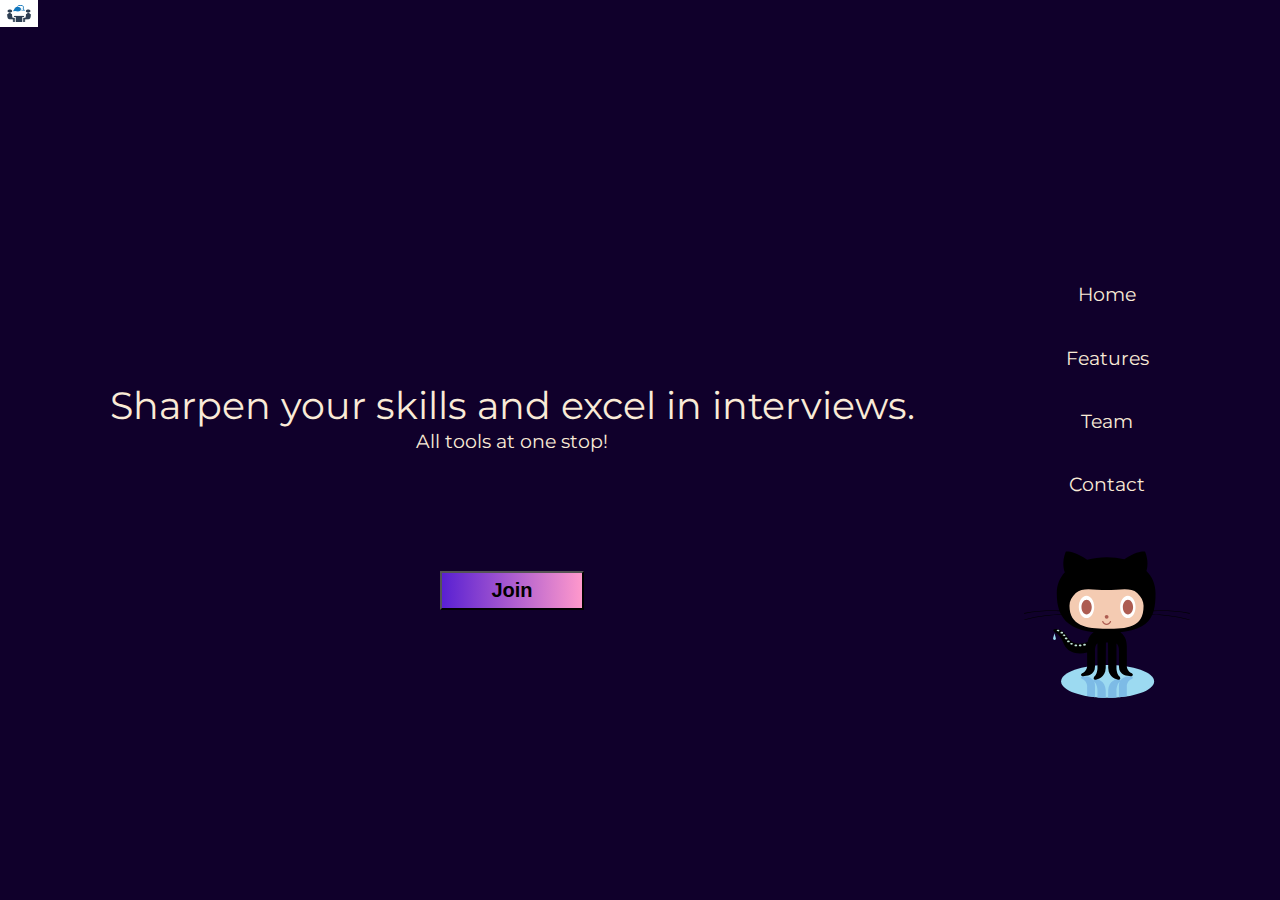
<file: index.html>
<!DOCTYPE html>
<html lang="en">
<head>
    <meta charset="UTF-8">
    <meta http-equiv="X-UA-Compatible" content="IE=edge">
    <meta name="viewport" content="width=device-width, initial-scale=1.0">
    <title>Document</title>
    <link rel="stylesheet" href="bg.css">
    <link rel="stylesheet" href="styles.css">
</head>
<body>
    <div class="hero">
        <div class="top">
            <div class="left_top">
                <img class="foto" src="foto.png" alt="">
            </div>
            <div class="right_top"></div>
        </div>
        <div class="bottom">
            <div class="left_bottom">
                <div class="item1">
                    <div class="line1">
                        <div class="line1_content1">Sharpen your skills and excel in interviews.</div>
                        <div class="line1_content2">All tools at one stop!</div>
                    </div>
                    <div class="line2">
                        <!-- <button class="btn1">Schedule</button> -->
                        <!-- <a href="https://videoshehacks.herokuapp.com/8d5a3666-5997-4e3e-a0a0-edb24bc1000e"><button class="btn2">Join</button></a> -->
                        <button class="btn2"><a href="https://videoshehacks.herokuapp.com/8d5a3666-5997-4e3e-a0a0-edb24bc1000e">Join</a></button>
                    </div>
                </div>
            </div>
            <div class="right_bottom">
                <div class="item2">
                    <a href="/home.html" class="home">Home</a>
                    <a href="/features.html" class="features">Features</a>
                    <a href="/team.html" class="team">Team</a>
                    <a href="/contact.html" class="contact">Contact</a>
                </div>
                <img class="octocat" src="octocat.svg" alt="">
            </div>
            
        </div>
        <!-- <img class="octocat" src="octocat.svg" alt=""> -->


        <div class="cube"></div>
        <div class="cube"></div>
        <div class="cube"></div>
        <div class="cube"></div>
        <div class="cube"></div>
        <div class="cube"></div>
    </div>
</body>
</html>
</file>
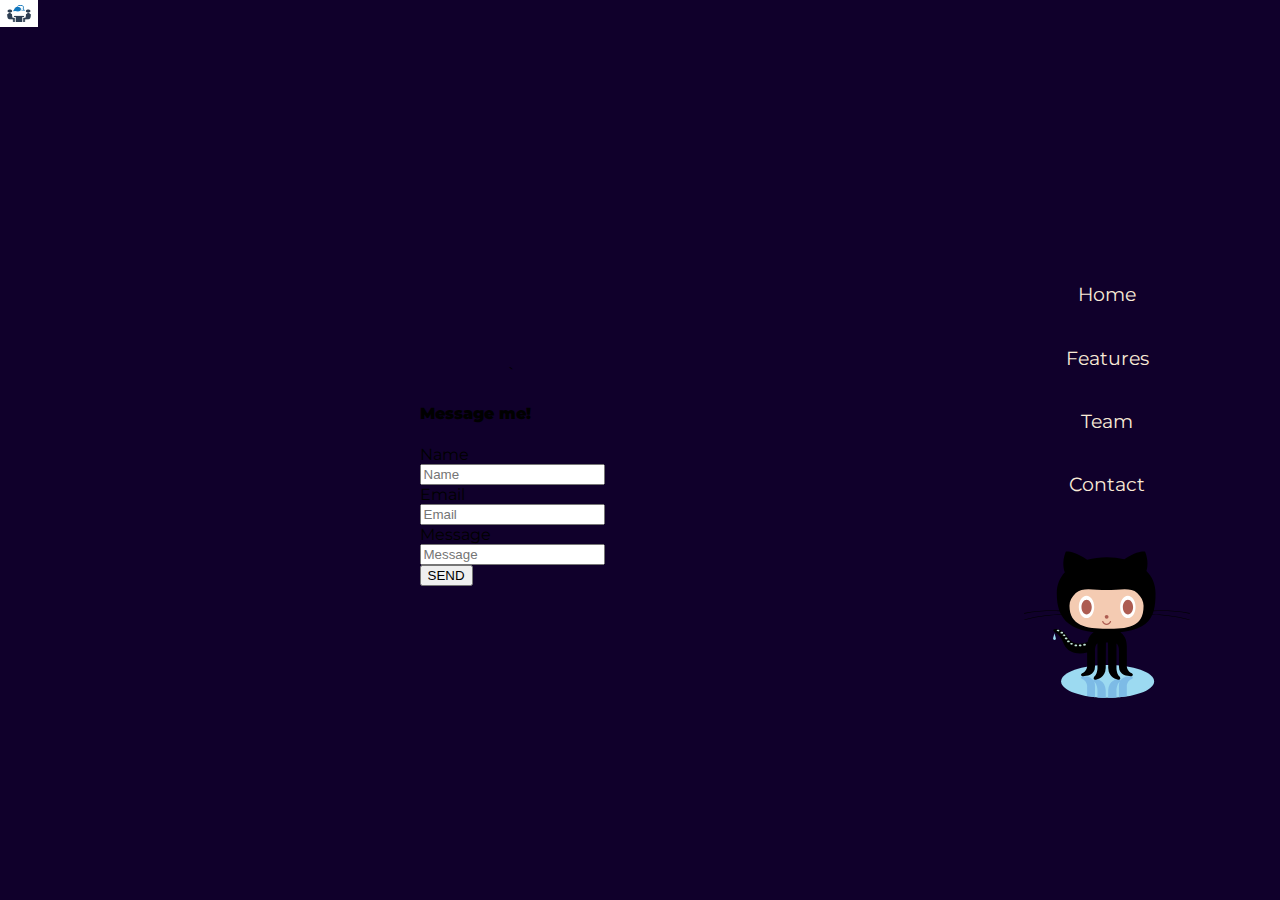
<file: contact.html>
<!-- <!DOCTYPE html>
<html lang="en">
  

<head>
    <meta charset="UTF-8">
    <meta http-equiv="X-UA-Compatible" content="IE=edge">
    <meta name="viewport" content="width=device-width, initial-scale=1.0">
    <link rel="stylesheet" href="contact.css">
    <title>Document</title>
</head>

<body>
    <h2 align = "center">Contact Us</h2>
    <div class="register">
    <form method="POST" class="check" action="https://script.google.com/macros/s/AKfycbxtwyEfvRAs-2rFP855aycNdbdGO3GCgd5mE78kFc2sdwYymvpNv4vx0Y6CLDocyBqO/exec">
        
        <input name="Email" type="email" class="input1" placeholder="Email" required>
        <input name="Name" type="text" class="input1" placeholder="Name" required>
        <input name = "Message" type="text" class="input1" placeholder="Message" required>
        <button  type="submit" class="btnSubmit">Send</button>
    </form>
  </div>
</body>
</html> -->

<!DOCTYPE html>
<html lang="en">
  <head>
    <meta charset="UTF-8" />
    <meta http-equiv="X-UA-Compatible" content="IE=edge" />
    <meta name="viewport" content="width=device-width, initial-scale=1.0" />
    <title>Document</title>
    <link rel="stylesheet" href="bg.css" />
    <link rel="stylesheet" href="styles.css" />
  </head>
  <body>
    <div class="hero">
      <div class="top">
        <div class="left_top">
          <img class="foto" src="foto.png" alt="" />
        </div>
        <div class="right_top"></div>
      </div>
      <div class="bottom">
        <div class="left_bottom">
          <div class="item1">
            <!-- Start Contact Section -->
            `
            <div
              class="w3-container w3-light-grey w3-padding-32 w3-padding-large"
              id="contact"
            >
              <div class="w3-content" style="max-width: 600px">
                <h4 class="text msg"><b>Message me!</b></h4>

                <script type="text/javascript">
                  var submitted = false;
                </script>

                <!--Update the URL for thank you page on form submit -->
                <iframe
                  name="hidden_iframe"
                  id="hidden_iframe"
                  style="display: none"
                  onload="if(submitted) {window.location='https://palak-2109.github.io/main_page/contact.html/';}"
                ></iframe>

                <!-- Update the Google forms URL in action-->
                <form
                  action="https://docs.google.com/forms/d/e/1FAIpQLScUDqrIuAbFFE2obNLAlWBE8TGuhOQhay2TXAjZ6_ujoVQp2g/viewform"
                  method="post"
                  target="hidden_iframe"
                  onsubmit="return validateForm(); "
                >
                  <div class="w3-section">
                    <label>Name</label><br />
                    <input
                      class="w3-input w3-border"
                      type="text"
                      placeholder="Name"
                      id="name"
                      required
                      name="entry.917053703"
                    />
                  </div>
                  <div class="w3-section">
                    <label>Email</label><br />
                    <input
                      class="w3-input w3-border"
                      type="text"
                      placeholder="Email"
                      id="email"
                      required
                      name="entry.1894106829"
                    />
                  </div>
                  <div class="w3-section">
                    <label>Message</label><br />
                    <input
                      class="w3-input w3-border"
                      type="text"
                      placeholder="Message"
                      id="message"
                      required
                      name="entry.654011033"
                    />
                  </div>
                  <div class="w3-section">
                    <button
                      class="w3-button w3-block w3-black w3-margin-bottom"
                      type="submit"
                    >
                      SEND
                    </button>
                  </div>
                </form>
              </div>
              <script type="text/javascript">
                function validateName() {
                  var name = document.getElementById('name').value;
                  if (name.length == 0) {
                    alert("Name can't be blank");
                    return false;
                  }
                  if (!name.match(/^[a-zA-Z]{3,}(?: [a-zA-Z]+){0,2}$/)) {
                    alert('Please enter your correct name'); //Validation Message
                    return false;
                  }
                  return true;
                }

                function validatePhone() {
                  var message = document.getElementById('message').value;
                  if (message.length == 0) {
                    alert("message can't be blank"); //Validation Message
                    return false;
                  }

                  if (!message.match(/^[a-zA-Z]{3,}(?: [a-zA-Z]+){0,2}$/)) {
                    alert('Please enter some text message'); //Validation Message
                    return false;
                  }

                  return true;
                }

                function validateEmail() {
                  var email = document.getElementById('email').value;
                  if (email.length == 0) {
                    alert("Email can't be blank"); //Validation Message
                    return false;
                  }

                  if (
                    !email.match(
                      /^[A-Za-z\._\-[0-9]*[@][A-Za-z]*[\.][a-z]{2,4}$/
                    )
                  ) {
                    alert('Please enter a correct email address'); //Validation Message
                    return false;
                  }

                  return true;
                }

                function validateForm() {
                  if (!validateName() || !validatePhone() || !validateEmail()) {
                    alert('Form not submitted'); //Validation Message
                    return false;
                  } else {
                    submitted = true;
                    return true;
                  }
                }
              </script>
            </div>
          </div>
        </div>
        <div class="right_bottom">
          <div class="item2">
            <a href="/home.html" class="home">Home</a>
            <a href="/features.html" class="features">Features</a>
            <a href="/team.html" class="team">Team</a>
            <a href="/contact.html" class="contact">Contact</a>
          </div>
          <img class="octocat" src="octocat.svg" alt="" />
        </div>
      </div>
      <!-- <img class="octocat" src="octocat.svg" alt=""> -->

      <div class="cube"></div>
      <div class="cube"></div>
      <div class="cube"></div>
      <div class="cube"></div>
      <div class="cube"></div>
      <div class="cube"></div>
    </div>
  </body>
</html>
</file>
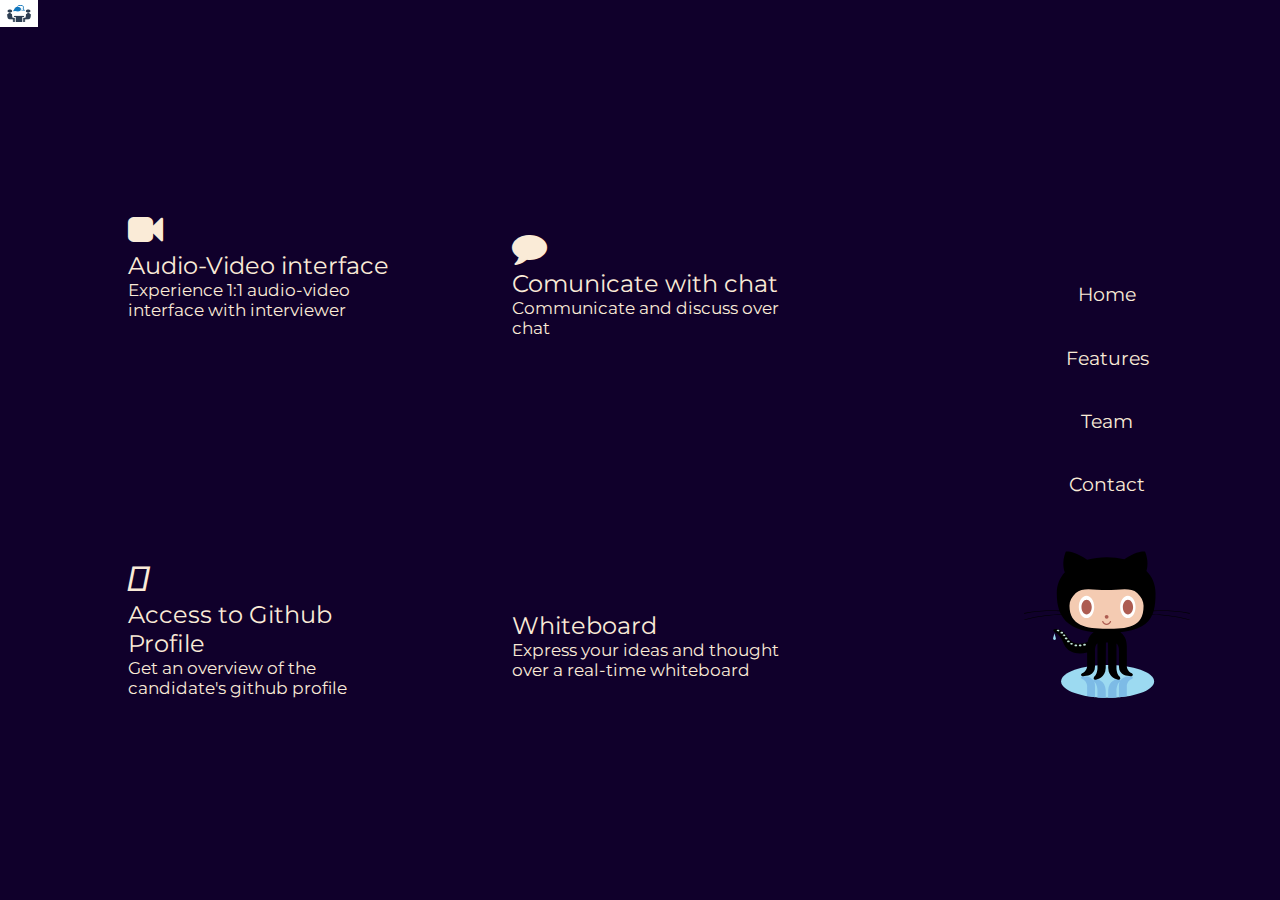
<file: features.html>
<!DOCTYPE html>
<html lang="en">
<head>
    <meta charset="UTF-8">
    <meta http-equiv="X-UA-Compatible" content="IE=edge">
    <meta name="viewport" content="width=device-width, initial-scale=1.0">
    <title>Document</title>
    <link rel="stylesheet" href="bg.css">
    <link rel="stylesheet" href="styles.css">
    <link rel="stylesheet" href="features.css">
    <link rel="stylesheet" href="https://cdnjs.cloudflare.com/ajax/libs/font-awesome/4.7.0/css/font-awesome.min.css">
    <link rel="stylesheet" href="https://use.fontawesome.com/releases/v5.5.0/css/all.css" integrity="sha384-B4dIYHKNBt8Bc12p+WXckhzcICo0wtJAoU8YZTY5qE0Id1GSseTk6S+L3BlXeVIU" crossorigin="anonymous"> 
</head>
<body>
    <div class="hero">
        <div class="top">
            <div class="left_top">
                <img class="foto" src="foto.png" alt="">
            </div>
            <div class="right_top"></div>
        </div>
        <div class="bottom">
            <div class="left_bottom">
                <div class="item1">
                    <div class="linee1">
                        <div class="av_interface_heading">
                            <div class="av_interface_subheading1"><i class="fa fa-video-camera"></i></div>
                            <div class="av_interface_subheading2">Audio-Video interface</div>
                            <div class="av_interface_subheading3">
                                Experience 1:1 audio-video interface with interviewer
                            </div>
                        </div>
                        <div class="github_profile_heading">
                            <div class="github_profile_subheading1"><i class="fab fa-github"></i></div>
                            <div class="github_profile_subheading2">Access to Github Profile</div>
                            <div class="github_profile_subheading3">Get an overview of the candidate's github profile</div>
                        </div>
                    </div>
                    <div class="linee2">
                        <div class="chat_interface_heading">
                            <div class="chat_interface_subheading1"><i class='fa fa-comment'></i></div>
                            <div class="chat_interface_subheading2">Comunicate with chat</div>
                            <div class="chat_interface_subheading3">Communicate and discuss over chat</div>
                        </div>
                        <div class="whiteboard_heading">
                            <div class="whiteboard_subheading1"><i class='fas fa-file-signature'></i></div>
                            <div class="whiteboard_subheading2">Whiteboard</div>
                            <div class="whiteboard_subheading3">Express your ideas and thought over a real-time whiteboard</div>
                        </div>
                    </div>
                </div>
            </div>
            <div class="right_bottom">
                <div class="item2">
                    <a href="/index.html" class="home">Home</a>
                    <a href="/features.html" class="features">Features</a>
                    <a href="/team.html" class="team">Team</a>
                    <a href="/contact.html" class="contact">Contact</a>
                </div>
                <img class="octocat" src="octocat.svg" alt="">
            </div>
        </div>


        <div class="cube"></div>
        <div class="cube"></div>
        <div class="cube"></div>
        <div class="cube"></div>
        <div class="cube"></div>
        <div class="cube"></div>
    </div>
</body>
</html>
</file>
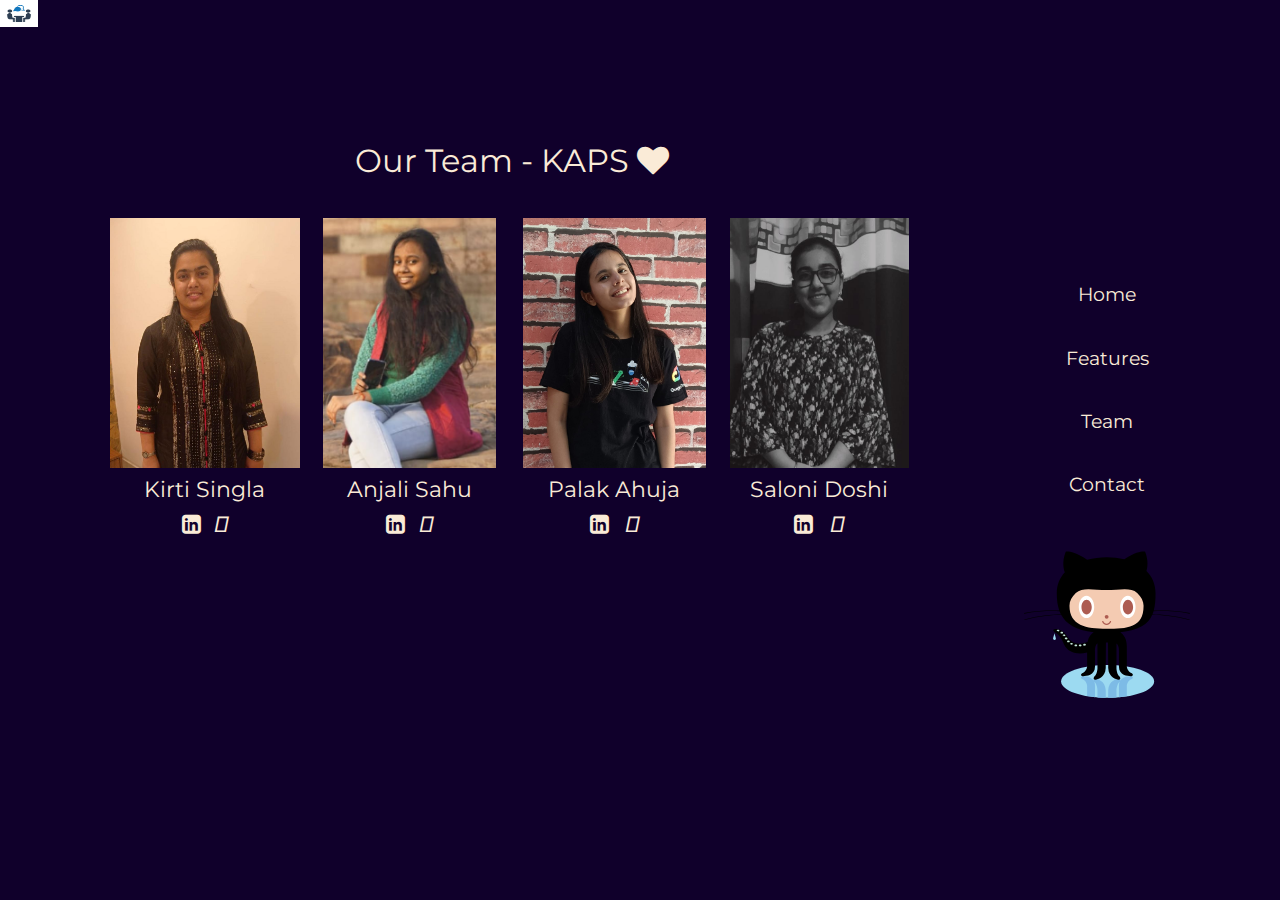
<file: team.html>
<!DOCTYPE html>
<html lang="en">
<head>
    <meta charset="UTF-8">
    <meta http-equiv="X-UA-Compatible" content="IE=edge">
    <meta name="viewport" content="width=device-width, initial-scale=1.0">
    <title>Document</title>
    <link rel="stylesheet" href="bg.css">
    <link rel="stylesheet" href="styles.css">
    <link rel="stylesheet" href="team.css">
    <link rel="stylesheet" href="https://cdnjs.cloudflare.com/ajax/libs/font-awesome/4.7.0/css/font-awesome.min.css">
    <link rel="stylesheet" href="https://use.fontawesome.com/releases/v5.5.0/css/all.css" integrity="sha384-B4dIYHKNBt8Bc12p+WXckhzcICo0wtJAoU8YZTY5qE0Id1GSseTk6S+L3BlXeVIU" crossorigin="anonymous">
    <link rel="stylesheet" href="https://cdnjs.cloudflare.com/ajax/libs/font-awesome/4.7.0/css/font-awesome.min.css">
</head>
<body>
    <div class="hero">
        <div class="top">
            <div class="left_top">
                <img class="foto" src="foto.png" alt="">
            </div>
            <div class="right_top"></div>
        </div>
        <div class="bottom">
            <div class="left_bottom">
                <div class="itemm1">
                    <div class="line1">
                        <div class="heading">Our Team - KAPS <i class="fa fa-heart"></i></div>
                    </div>
                    <div class="line2">
                        <div class="kirti">
                            <div class="personal_foto"><img class="kirti_foto" src="kirti_photo.jpeg" alt=""></div>
                            <div class="info">
                                <div class="naam">Kirti Singla</div>
                                <div class="links">
                                    <div class="linkedin_id"><a target="_blank" href="https://www.linkedin.com/in/kirti-singla-ba4aa6207"><i  class='fa fa-linkedin-square '></i></a></div>
                                    <div class="github_id"><a href="https://github.com/codesanta142"><i class="fab fa-github"></i></a></div>
                                </div>
                            </div>
                        </div>
                        <div class="anjali">
                            <div class="personal_foto"><img class="anjali_foto" src="anjali_photo.jpeg" alt=""></div>
                            <div class="info">
                                <div class="naam">Anjali Sahu</div>
                                <div class="links">
                                    <div class="linkedin_id"><a target="_blank" href="https://www.linkedin.com/in/anjali-sahu-1439ba207"> <i  class='fa fa-linkedin-square '></i></a>
                                    </div>
                                    <div class="github_id"><a target="_blank" href="https://github.com/99anjali"><i class="fab fa-github"></i></a>
                                    </div>
                                </div>
                            </div>
                        </div>
                        <div class="polo">
                            <div class="personal_foto"><img class="palak_foto" src="palak_photo.jpeg" alt=""></div>
                            <div class="info">
                                <div class="naam">Palak Ahuja</div>
                                <div class="links">
                                    <div class="linkedin_id"><a target="_blank" href="https://www.linkedin.com/in/palak-ahuja-9b4619205/"><i  class='fa fa-linkedin-square '></i></a></div>
                                    <div class="github_id"><a target="_blank" href="https://github.com/Palak-2109/"><i class="fab fa-github"></i></a></div>
                                </div>
                            </div>
                        </div>
                        <div class="saloni">
                            <div class="personal_foto"><img class="saloni_foto" src="saloni_photo.jpeg" alt=""></div>
                            <div class="info">
                                <div class="naam">Saloni Doshi</div>
                                <div class="links">
                                    <div class="linkedin_id"><a href="https://www.linkedin.com/in/saloni33"><i  class='fa fa-linkedin-square '></i></a></div>
                                    <div class="github_id"><a href="https://github.com/saloni33"><i class="fab fa-github"></i></a></div>
                                </div>
                            </div>
                        </div>
                    </div>
                </div>
            </div>
            <div class="right_bottom">
                <div class="item2">
                    <a  href="/index.html" class="home">Home</a>
                    <a  href="/features.html" class="features">Features</a>
                    <a  href="/team.html" class="team">Team</a>
                    <a  href="/contact.html" class="contact">Contact</a>
                </div>
                <img class="octocat" src="octocat.svg" alt="">
            </div>
            
        </div>
        <!-- <img class="octocat" src="octocat.svg" alt=""> -->


        <div class="cube"></div>
        <div class="cube"></div>
        <div class="cube"></div>
        <div class="cube"></div>
        <div class="cube"></div>
        <div class="cube"></div>
    </div>
</body>
</html>
</file>
<file: bg.css>
@import url('https://fonts.googleapis.com/css?family=Montserrat:700');

body{
    margin: 0;
}
 .hero {
	 background-color: #10002b;
	 position: relative;
	 height: 100vh;
	 overflow: hidden;
	 font-family: 'Montserrat', sans-serif;
}
 .hero__title {
	 color: #fff;
	 position: absolute;
	 top: 50%;
	 left: 50%;
	 transform: translate(-50%, -50%);
	 font-size: 50px;
	 z-index: 1;
}
 .cube {
	 position: absolute;
	 top: 80vh;
	 left: 45vw;
	 width: 10px;
	 height: 10px;
	 border: solid 1px #18043a;
	 transform-origin: top left;
	 transform: scale(0) rotate(0deg) translate(-50%, -50%);
	 animation: cube 12s ease-in forwards infinite;
}
 .cube:nth-child(2n) {
	 border-color: #230a50cc;
}
 .cube:nth-child(2) {
	 animation-delay: 2s;
	 left: 25vw;
	 top: 40vh;
}
 .cube:nth-child(3) {
	 animation-delay: 4s;
	 left: 75vw;
	 top: 50vh;
}
 .cube:nth-child(4) {
	 animation-delay: 6s;
	 left: 90vw;
	 top: 10vh;
}
 .cube:nth-child(5) {
	 animation-delay: 8s;
	 left: 10vw;
	 top: 85vh;
}
 .cube:nth-child(6) {
	 animation-delay: 10s;
	 left: 50vw;
	 top: 10vh;
}
 @keyframes cube {
	 from {
		 transform: scale(0) rotate(0deg) translate(-50%, -50%);
		 opacity: 1;
	}
	 to {
		 transform: scale(20) rotate(960deg) translate(-50%, -50%);
		 opacity: 0;
	}
}
</file>
<file: styles.css>
body{
    margin: 0;
    height: 100vh;
    width: 100vw;
    z-index: 9999;
}

.top{
    height: 10vh;
    display: flex;
    flex-direction: row;
}

.left_top{
    width: 10%;
}

.right_top{
    width:90%;
}

.foto{
    width: 30%;
    height: 30%;
}

.bottom{
    height: 95vh;
    display: flex;
    flex-direction: row;
}
.left_bottom{
    width: 80%;
}
.item1{
    height: 90%;
    display: flex;
    flex-direction: column;
    justify-content: center;
    align-items: center;
}
.line1{
    display: flex;
    flex-direction: column;
    align-items: center;
    justify-content: center;
    height: 30%;
    width: 100%;
}
.line1_content1{
    font-size: 3vw;
    color: antiquewhite;
}
.line1_content2{
    font-size: 1.5vw;
    color: antiquewhite;
}
.line2{
    height: 15%;
    width: 35%;
    display: flex;
    flex-direction: row;
    align-items: center;
    justify-content: center;
}

.btn1{
    width: 40%;
    font-size: 20px;
    padding: 6px;
    /* background-color: #00bbf9; */
    font-weight: bold;
    /* background-image: linear-gradient(to right, #5920D2 , #FB3FFF) */
    background-image: linear-gradient(to left, #5920D2 0%, #ff99cc 100%);
}
.btn2{
    width: 40%;
    font-size: 20px;
    font-weight: 700;
    padding: 6px;
    /* background-color: #7F4BEE; */
    background-image: linear-gradient(to right, #5920D2 0%, #ff99cc 100%);
}

.right_bottom{
    height: 100%;
    width: 13%;
    display: flex;
    flex-direction: column;
    justify-content: center;
    align-items: center;
}

a{
    text-decoration: none;
    color: black;
}
.item2{
    display: flex;
    flex-direction: column;
    height:25%;
    justify-content: space-between;
    align-items: center;
}

.home{
    font-size: 1.5vw;
    color: antiquewhite;
}
.features{
    font-size: 1.5vw;
    color: antiquewhite;
}
.team{
    font-size: 1.5vw;
    color: antiquewhite;
}
.contact{
    font-size: 1.5vw;
    color: antiquewhite;
}
.octocat{
    height: 30%;
    width: 100%;
}
.home:hover , .features:hover, .team:hover, .contact:hover{
    color: #ff99cc;
}
</file>
<file: contact.css>
/*  import google fonts */
@import url('https://fonts.googleapis.com/css2?family=Poppins:wght@400;500;600;700&family=Ubuntu:wght@400;500;700&display=swap');

*{
    margin: 0;
    padding: 0;
    box-sizing: border-box;
    text-decoration: none;
}
html{
    scroll-behavior: smooth;
}

/* custom scroll bar */
::-webkit-scrollbar {
    width: 10px;
}
::-webkit-scrollbar-track {
    background: #f1f1f1;
}
::-webkit-scrollbar-thumb {
    background: #888;
}

::-webkit-scrollbar-thumb:hover {
    background: #555;
}

/* all similar content styling codes */
section{
    padding: 100px 0;
}
.max-width{
    max-width: 1300px;
    padding: 0 80px;
    margin: auto;
}
.about, .services, .skills, .teams, .contact, footer{
    font-family: 'Poppins', sans-serif;
}
.about .about-content,
.services .serv-content,
.skills .skills-content,
.contact .contact-content{
    display: flex;
    flex-wrap: wrap;
    align-items: center;
    justify-content: space-between;
}
section .title{
    position: relative;
    text-align: center;
    font-size: 40px;
    font-weight: 500;
    margin-bottom: 60px;
    padding-bottom: 20px;
    font-family: 'Ubuntu', sans-serif;
}
section .title::before{
    content: "";
    position: absolute;
    bottom: 0px;
    left: 50%;
    width: 180px;
    height: 3px;
    background: #111;
    transform: translateX(-50%);
}
section .title::after{
    position: absolute;
    bottom: -8px;
    left: 50%;
    font-size: 20px;
    color: crimson;
    padding: 0 5px;
    background: #fff;
    transform: translateX(-50%);
}

/* navbar styling */
.navbar{
    position: fixed;
    width: 100%;
    z-index: 999;
    padding: 30px 0;
    font-family: 'Ubuntu', sans-serif;
    transition: all 0.3s ease;
}
.navbar.sticky{
    padding: 15px 0;
    background: crimson;
}
.navbar .max-width{
    display: flex;
    align-items: center;
    justify-content: space-between;
}
.navbar .logo a{
    color: #fff;
    font-size: 35px;
    font-weight: 600;
}
.navbar .logo a span{
    color: crimson;
    transition: all 0.3s ease;
}
.navbar.sticky .logo a span{
    color: #fff;
}
.navbar .menu li{
    list-style: none;
    display: inline-block;
}
.navbar .menu li a{
    display: block;
    color: #fff;
    font-size: 18px;
    font-weight: 500;
    margin-left: 25px;
    transition: color 0.3s ease;
}
.navbar .menu li a:hover{
    color: crimson;
}
.navbar.sticky .menu li a:hover{
    color: #fff;
}

/* menu btn styling */
.menu-btn{
    color: #fff;
    font-size: 23px;
    cursor: pointer;
    display: none;
}
.scroll-up-btn{
    position: fixed;
    height: 45px;
    width: 42px;
    background: crimson;
    right: 30px;
    bottom: 10px;
    text-align: center;
    line-height: 45px;
    color: #fff;
    z-index: 9999;
    font-size: 30px;
    border-radius: 6px;
    border-bottom-width: 2px;
    cursor: pointer;
    opacity: 0;
    pointer-events: none;
    transition: all 0.3s ease;
}
.scroll-up-btn.show{
    bottom: 30px;
    opacity: 1;
    pointer-events: auto;
}
.scroll-up-btn:hover{
    filter: brightness(90%);
}


/* home section styling */
.home{
    display: flex;
    background: url("images/banner3.png") no-repeat center;
    width:100%;
    height: 100vh;
    color: #fff;
    min-height: 500px;
    background-size: cover;
    background-attachment: fixed;
    font-family: 'Ubuntu', sans-serif;
}
.home .max-width{
  width: 100%;
  display: flex;
}
.home .max-width .row{
  margin-right: 0;
}
.home .home-content .text-1{
    font-size: 27px;
}
.home .home-content .text-2{
    font-size: 75px;
    font-weight: 600;
    margin-left: -3px;
}
.home .home-content .text-3{
    font-size: 40px;
    margin: 5px 0;
}
.home .home-content .text-3 span{
    color: crimson;
    font-weight: 500;
}
/* .home .home-content a{
    display: inline-block;
    background: crimson;
    color: #fff;
    font-size: 25px;
    padding: 12px 36px;
    margin-top: 20px;
    font-weight: 400;
    border-radius: 6px;
    border: 2px solid crimson;
    transition: all 0.3s ease;
}
.home .home-content a:hover{
    color: crimson;
    background: none;
} */

/* about section styling */
.about .title::after{
    content: "who i am";
}
.about .about-content .left{
    width: 45%;
}
.about .about-content .left img{
    height: 400px;
    width: 400px;
    object-fit: cover;
    border-radius: 6px;
}
.about .about-content .right{
    width: 55%;
}
.about .about-content .right .text{
    font-size: 25px;
    font-weight: 600;
    margin-bottom: 10px;
}
.about .about-content .right .text span{
    color: crimson;
}
.about .about-content .right p{
    text-align: justify;
}
.about .about-content .right a{
    display: inline-block;
    background: crimson;
    color: #fff;
    font-size: 20px;
    font-weight: 500;
    padding: 10px 30px;
    margin-top: 20px;
    border-radius: 6px;
    border: 2px solid crimson;
    transition: all 0.3s ease;
}
.about .about-content .right a:hover{
    color: crimson;
    background: none;
}

/* services section styling */
.services, .teams{
    color:#fff;
    background: #111;
}
.services .title::before,
.teams .title::before{
    background: #fff;
}
.services .title::after,
.teams .title::after{
    background: #111;
    /* content: "what i provide"; */
}
.services .serv-content .card{
    width: calc(33% - 20px);
    background: #222;
    text-align: center;
    border-radius: 6px;
    padding: 35px 25px;
    cursor: pointer;
    transition: all 0.3s ease;
}
.services .serv-content .card:hover{
    background: crimson;
}
.services .serv-content .card .box{
    transition: all 0.3s ease;
}
.services .serv-content .card:hover .box{
    transform: scale(1.05);
}
.services .serv-content .card i{
    font-size: 50px;
    color: crimson;
    transition: color 0.3s ease;
}
.services .serv-content .card:hover i{
    color: #fff;
}
.services .serv-content .card .text{
    font-size: 25px;
    font-weight: 500;
    margin: 10px 0 7px 0;
}

/* skills section styling */

.skills .title::after{
    content: "what i know";
}
.skills .skills-content .column{
    width: calc(50% - 30px);
}
.skills .skills-content .left .text{
    font-size: 20px;
    font-weight: 600;
    margin-bottom: 10px;
}
.skills .skills-content .left p{
    text-align: justify;
}
.skills .skills-content .left a{
    display: inline-block;
    background: crimson;
    color: #fff;
    font-size: 18px;
    font-weight: 500;
    padding: 8px 16px;
    margin-top: 20px;
    border-radius: 6px;
    border: 2px solid crimson;
    transition: all 0.3s ease;
}
.skills .skills-content .left a:hover{
    color: crimson;
    background: none;
}
.skills .skills-content .right .bars{
    margin-bottom: 15px;
}
.skills .skills-content .right .info{
    display: flex;
    margin-bottom: 5px;
    align-items: center;
    justify-content: space-between;
}
.skills .skills-content .right span{
    font-weight: 500;
    font-size: 18px;
}
.skills .skills-content .right .line{
    height: 5px;
    width: 100%;
    background: lightgrey;
    position: relative;
}
.skills .skills-content .right .line::before{
    content: "";
    position: absolute;
    height: 100%;
    left: 0;
    top: 0;
    background: crimson;
}
.skills-content .right .html::before{
    width: 75%;
}
.skills-content .right .css::before{
    width: 40%;
}
.skills-content .right .js::before{
    width: 20%;
}
.skills-content .right .php::before{
    width: 70%;
}
.skills-content .right .mysql::before{
    width: 25%;
}

/* teams section styling */
.teams .title::after{
    content: "what i made";
}
.teams .carousel .card{
    background: #222;
    border-radius: 6px;
    padding: 25px 35px;
    text-align: center;
    overflow: hidden;
    transition: all 0.3s ease;
}
.imageg{
    width: 100%;
}
.teams .carousel .card:hover{
    background: crimson;
}
.teams .carousel .card .box{
    display: flex;
    flex-direction: column;
    align-items: center;
    justify-content: center;
    transition: all 0.3s ease;
    
}
.teams .carousel .card:hover .box{
    transform: scale(1.05);
}
.teams .carousel .card .text{
    font-size: 25px;
    font-weight: 500;
    margin: 10px 0 7px 0;
}
.teams .carousel .card img{
    height: 150px;
    width: 150px;
    object-fit: cover;
    border-radius: 50%;
    border: 5px solid crimson;
    transition: all 0.3s ease;
}
.teams .carousel .card:hover img{
    border-color: #fff;
}
.owl-dots{
    text-align: center;
    margin-top: 20px;
}
.owl-dot{
    height: 13px;
    width: 13px;
    margin: 0 5px;
    outline: none!important;
    border-radius: 50%;
    border: 2px solid crimson!important;
    transition: all 0.3s ease;
}
.owl-dot.active{
    width: 35px;
    border-radius: 14px;
}
.owl-dot.active,
.owl-dot:hover{
    background: crimson!important;
}

/* contact section styling */
.contact .title::after{
    content: "get in touch";
}
.contact .contact-content .column{
    width: calc(50% - 30px);
}
.contact .contact-content .text{
    font-size: 20px;
    font-weight: 600;
    margin-bottom: 10px;
}
.contact .contact-content .left p{
    text-align: justify;
}
.contact .contact-content .left .icons{
    margin: 10px 0;
}
.contact .contact-content .row{
    display: flex;
    height: 65px;
    align-items: center;
}
.contact .contact-content .row .info{
    margin-left: 30px;
}
.contact .contact-content .row i{
    font-size: 25px;
    color: crimson;
}
.contact .contact-content .info .head{
    font-weight: 500;
}
.contact .contact-content .info .sub-title{
    color: #333;
}
.contact .right form .fields{
    display: flex;
}
.contact .right form .field,
.contact .right form .fields .field{
    height: 45px;
    width: 100%;
    margin-bottom: 15px;
}
.contact .right form .textarea{
    height: 80px;
    width: 100%;
}
.contact .right form.disable{
    opacity: 0.6;
    pointer-events: none;
}
.contact .right form .name{
    margin-right: 10px;
}
.contact .right form .field input,
.contact .right form .textarea textarea{
    height: 100%;
    width: 100%;
    border: 1px solid lightgrey;
    border-radius: 6px;
    outline: none;
    padding: 0 15px;
    font-size: 17px;
    font-family: 'Poppins', sans-serif;
    transition: all 0.3s ease;
}
.contact .right form .field input:focus,
.contact .right form .textarea textarea:focus{
    border-color: #b3b3b3;
}
.contact .right form .textarea textarea{
  padding-top: 10px;
  resize: none;
}
.contact .right form .button-area{
  display: flex;
  align-items: center;
}
.right form .button-area button{
  color: #fff;
  display: block;
  width: 160px!important;
  height: 45px;
  outline: none;
  font-size: 18px;
  font-weight: 500;
  border-radius: 6px;
  cursor: pointer;
  flex-wrap: nowrap;
  background: crimson;
  border: 2px solid crimson;
  transition: all 0.3s ease;
}
.right form .button-area button:hover{
  color: crimson;
  background: none;
}
.right form .error-box{
  color: crimson;
  text-align: center;
  font-size: 17px;
  border-radius: 5px;
  margin-left: 20px;
}
.right form .error-box.success{
  color: #27ae60;
}
.button .error-box span{
  font-weight: 500;
}

.msg{
    margin-left: 4%;
}
.w3-section{
    margin: 20px;
    font-size: 17px;
    font-weight: 500;
}
.w3-input{
    width: 50%;
    height: 30px;
}
.w3-button{ 
    font-size: 16px;
    cursor: pointer;
    padding: 6px;
    border-radius: 5px;
    background-color: white;
    color: crimson;
    border-color: crimson;
}
.w3-button:hover{
    background-color: crimson;
    border-color: white;
    color: #fff;
}
/* footer section styling */
footer{
    background: #111;
    padding: 15px 23px;
    color: #fff;
    text-align: center;
}
footer span a{
    color: crimson;
    text-decoration: none;
}
footer span a:hover{
    text-decoration: underline;
}


/* responsive media query start */
@media (max-width: 1104px) {
    .about .about-content .left img{
        height: 350px;
        width: 350px;
    }
}

@media (max-width: 991px) {
    .max-width{
        padding: 0 50px;
    }
}
@media (max-width: 947px){
    .menu-btn{
        display: block;
        z-index: 999;
    }
    .menu-btn i.active:before{
        content: "\f00d";
    }
    .navbar .menu{
        position: fixed;
        height: 100vh;
        width: 100%;
        left: -100%;
        top: 0;
        background: #111;
        text-align: center;
        padding-top: 80px;
        transition: all 0.3s ease;
    }
    .navbar .menu.active{
        left: 0;
    }
    .navbar .menu li{
        display: block;
    }
    .navbar .menu li a{
        display: inline-block;
        margin: 20px 0;
        font-size: 25px;
    }
    .home .home-content .text-2{
        font-size: 70px;
    }
    .home .home-content .text-3{
        font-size: 35px;
    }
    .home .home-content a{
        font-size: 23px;
        padding: 10px 30px;
    }
    .max-width{
        max-width: 930px;
    }
    .about .about-content .column{
        width: 100%;
    }
    .about .about-content .left{
        display: flex;
        justify-content: center;
        margin: 0 auto 60px;
    }
    .about .about-content .right{
        flex: 100%;
    }
    .services .serv-content .card{
        width: calc(50% - 10px);
        margin-bottom: 20px;
    }
    .skills .skills-content .column,
    .contact .contact-content .column{
        width: 100%;
        margin-bottom: 35px;
    }
}

@media (max-width: 690px) {
    .max-width{
        padding: 0 23px;
    }
    .home .home-content .text-2{
        font-size: 60px;
    }
    .home .home-content .text-3{
        font-size: 32px;
    }
    .home .home-content a{
        font-size: 20px;
    }
    .services .serv-content .card{
        width: 100%;
    }
}

@media (max-width: 500px) {
    .home .home-content .text-2{
        font-size: 50px;
    }
    .home .home-content .text-3{
        font-size: 27px;
    }
    .about .about-content .right .text,
    .skills .skills-content .left .text{
        font-size: 19px;
    }
    .contact .right form .fields{
        flex-direction: column;
    }
    .contact .right form .name,
    .contact .right form .email{
        margin: 0;
    }
    .right form .error-box{
       width: 150px;
    }
    .scroll-up-btn{
        right: 15px;
        bottom: 15px;
        height: 38px;
        width: 35px;
        font-size: 23px;
        line-height: 38px;
    }
}

.socialmedia a{
    display: inline-block;
    width: 40px;
    height: 40px;
    object-fit: cover;
    align-items: center;
    color: crimson;
    margin-left: 20px;
    transition: all 0.3s ease;
}
.socialmedia a:hover{
    color:blueviolet;
    background: none;
}
</file>
<file: features.css>
.av_interface_heading,  .github_profile_heading , .chat_interface_heading, .whiteboard_heading
{
    color: antiquewhite;
    width: 70%;
    font-size: large;
}
.av_interface_subheading1,  .github_profile_subheading1 , .chat_interface_subheading1, .whiteboard_subheading1{
    font-size: 35px;
    font-weight: bolder;
}
.av_interface_subheading2,  .github_profile_subheading2 , .chat_interface_subheading2, .whiteboard_subheading2{
    font-size: 24px;
    /* font-weight: bolder; */
}
.av_interface_subheading3,  .github_profile_subheading3 , .chat_interface_subheading3, .whiteboard_subheading3{
    font-size: 17px;
    /* font-weight: bolder; */
}
.left_bottom{
    display: flex;
    /* flex-direction: row; */
    justify-content: center;
    align-content: center;
    height: 100%;
}
.item1{
    width: 75%;
    display: flex;
    flex-direction: row;
    justify-content: space-around;
    /* align-content: space-; */
    height: 85%;
}
.linee1{
    width: 100%;
    display: flex;
    flex-direction: column;
    justify-content: space-around;
    height: 100%;
}
.linee2{
    display: flex;
    flex-direction: column;
    justify-content: space-around;
    height: 100%;
    width: 100%;
}
</file>
<file: team.css>
.itemm1{
    display: flex;
    flex-direction: column;
    justify-content: space-around;
    /* height: 100%; */
}
.heading{
    font-size: 32px;
    color: antiquewhite;
}
.line1{
    display: flex;
    align-content: center;
    justify-content: center;
    width: 100%;
    height: 140px;
}
.line2{
    display: flex;
    flex-direction: row;
    align-content: center;
    justify-content: center;
    width: 100%;
    height:300px;
}
.kirti , .anjali , .polo , .saloni
{
    display: flex;
    flex-direction: column;
    color: antiquewhite;
    align-content: center;
    align-items: center;
    justify-content: center;
    height: 400px;
}
.info{
    display: flex;
    flex-direction: column;
    align-items: center;
    justify-content: space-around;
    align-content: center;
    /* background-color: aqua; */
    height: 70px;
}
.links{
    width: 50%;
    display: flex;
    flex-direction: row;
    justify-content:space-around;
    align-items: center;
}
.kirti{
    width: 20%;
}
.anjali{
    width: 20%;
}
.polo{
    width: 20%;
}
.saloni{
    width: 20%;
}
.palak_foto , .anjali_foto , .saloni_foto , .kirti_foto{
    height: 250px;
}
.naam{
    font-size: 22px;
    /* height: 50px; */

    align-items: center;
}
a{
    color: antiquewhite;
}
.linkedin_id , .github_id{
    font-size: 22px;
}
</file>
